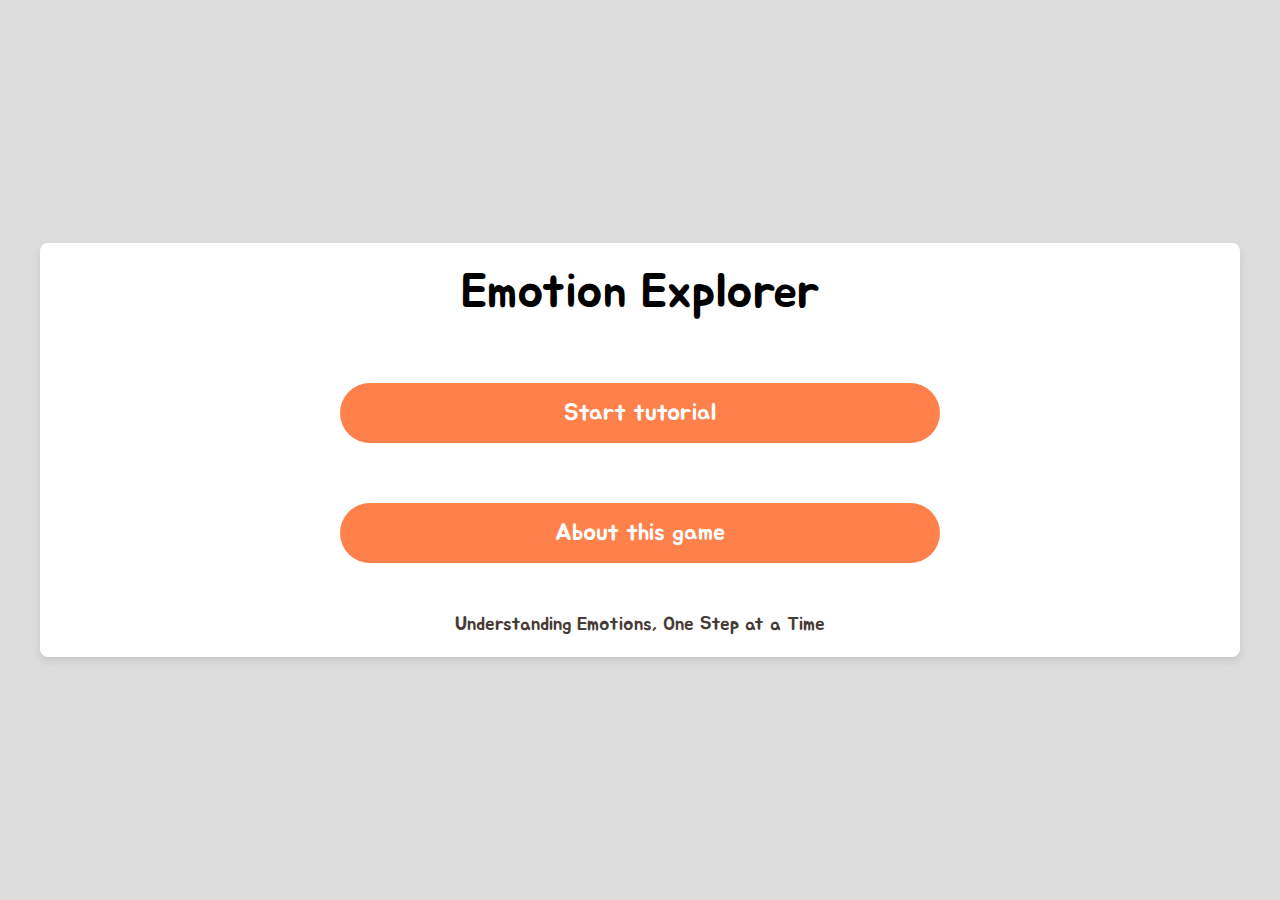
<file: index.html>
<!DOCTYPE html>
<html lang="en">

<head>
    <meta charset="UTF-8">
    <meta name="viewport" content="width=device-width, initial-scale=1.0">
    <title>Emotion Card Game</title>
    <link rel="stylesheet" href="./homePage/homePage.css">
    <link href="https://fonts.googleapis.com/css2?family=Jua&display=swap" rel="stylesheet">
</head>

<body>
    <div class="homepage-information-learning">
        <div class="background"></div>
        <div class="content">
            <div class="emotion-explorer">Emotion Explorer</div>
            <div class="group">
                <div class="rectangle-10"></div>
                <div id="start-tutorial" class="start-tutorial">Start tutorial</div>
            </div>
            <div class="group">
                <div class="rectangle-102"></div>
                <div id="about-this-game" class="about-this-game">About this game</div>
            </div>
            <div class="understanding-emotions-one-step-at-a-time">
                Understanding Emotions, One Step at a Time
            </div>
        </div>
    </div>
    <script src="./homePage/homePageScript.js"></script>
</body>

</html>
</file>
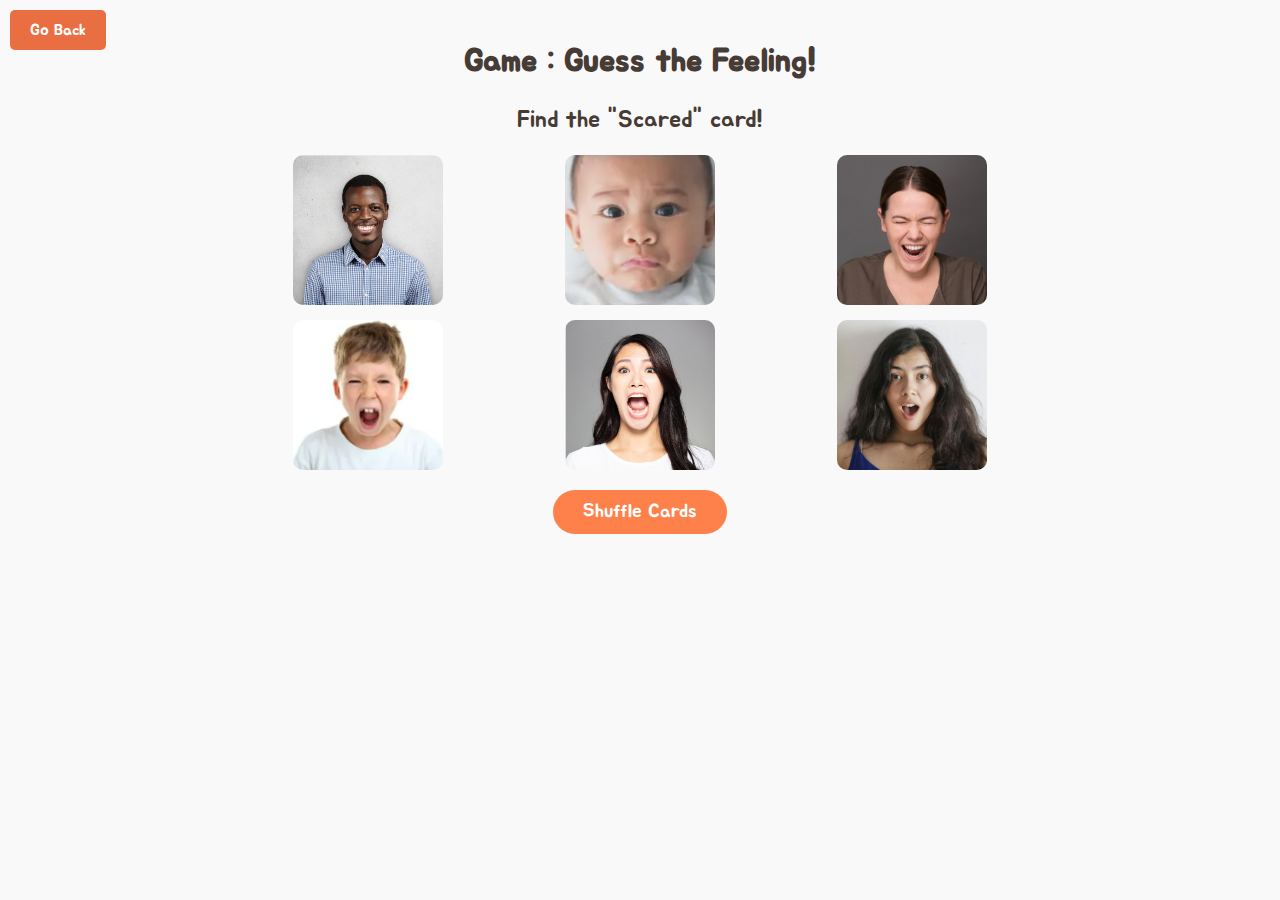
<file: cardsGame/cardsGame.html>
<!DOCTYPE html>
<html lang="en">

<head>
    <meta charset="UTF-8">
    <meta name="viewport" content="width=device-width, initial-scale=1.0">
    <title>Emotion Card Game</title>
    <link rel="stylesheet" href="./cardsGame.css">
    <link href="https://fonts.googleapis.com/css2?family=Jua&display=swap" rel="stylesheet">
</head>

<body>
    <button class="go-back-button">Go Back</button>
    <div class="container">
        <h1 class="main-title">Game : Guess the Feeling!</h1>
        <p class="subtitle">Which expression best represents anger?</p>

        <div class="images-grid">
            <img class="image" src="./emotions/angry.png" alt="Option 1">
            <img class="image" src="./emotions/excited.png" alt="Option 2">
            <img class="image" src="./emotions/happy.png" alt="Option 3">
            <img class="image" src="./emotions/sad.png" alt="Option 4">
            <img class="image" src="./emotions/scared.png" alt="Option 5">
            <img class="image" src="./emotions/surprised.png" alt="Option 6">
        </div>
        <button class="verify-button">Shuffle Cards</button>
    </div>
    <script src="./cardsGame.js"></script>
</body>

</html>
</file>
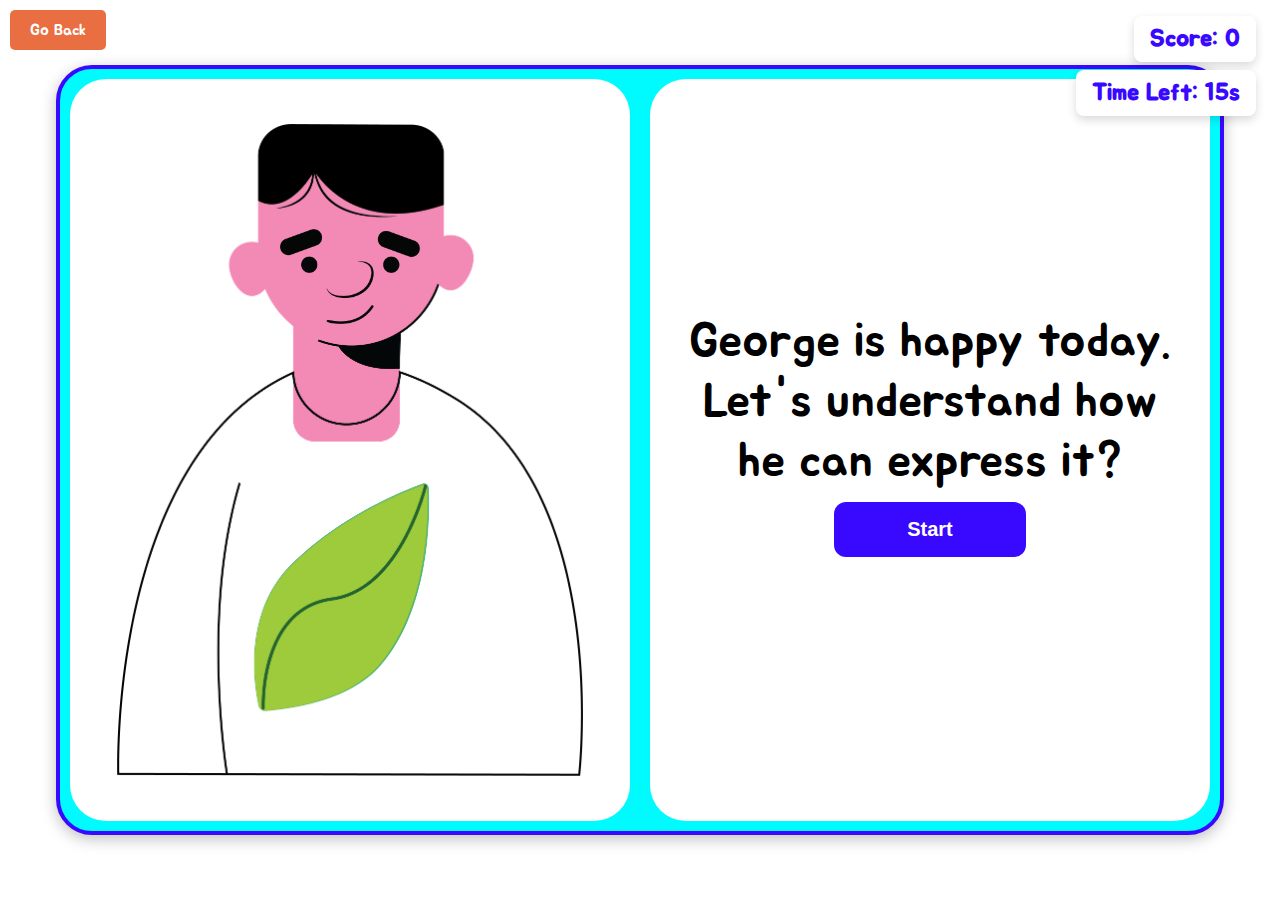
<file: dragAndDrop/game.html>
<!DOCTYPE html>
<html lang="en">

<head>
    <meta charset="UTF-8">
    <meta name="viewport" content="width=device-width, initial-scale=1.0">
    <title>Emotion Avatar Builder</title>
    <link rel="stylesheet" href="game.css">
    <link rel="preconnect" href="https://fonts.googleapis.com">
    <link rel="preconnect" href="https://fonts.gstatic.com" crossorigin>
    <link href="https://fonts.googleapis.com/css2?family=Jua&display=swap" rel="stylesheet">
</head>

<body>
    <button class="go-back-button">Go Back</button>
    <div class="game-container">
        <div class="left-box">
            <div class="avatar-display">
                <img id="face-base" src="images/base-face.png" alt="Base Face">
                <img id="eyes" src="images/eyes-neutral.png" alt="Eyes">
                <img id="nose" src="images/nose-neutral.png" alt="Nose">
                <img id="mouth" src="images/mouth-neutral.png" alt="Mouth">
            </div>

        </div>



        <div class="right-box">

            <div id="prompt-container">
                <div id="story-prompt" class="prompt-text">George is happy today. Let's understand how he can express
                    his happiness?</div>
                <button id="start-button" class="start-button">Start</button>
            </div>

            <div class="game-info">
                <p id="score">Score: 0</p>
                <p id="timer">Time Left: 15s</p>
            </div>
            <!-- Content for the right box (e.g., expression options) -->
            <div id="feature-buttons" style="display:none;">
                <button onclick="changeFeature('eyes')">Change Eyes</button>
                <button onclick="changeFeature('nose')">Change Nose</button>
                <button onclick="changeFeature('mouth')">Change Mouth</button>
                <button onclick="checkMatch()">Check Answer</button>
            </div>
        </div>

        <!-- Audio elements for sounds -->
        <audio id="correct-sound" src="Sounds/correct.wav"></audio>
        <audio id="incorrect-sound" src="Sounds/incorrect.wav"></audio>



    </div>



    <script src="game.js"></script>
</body>

</html>
</file>
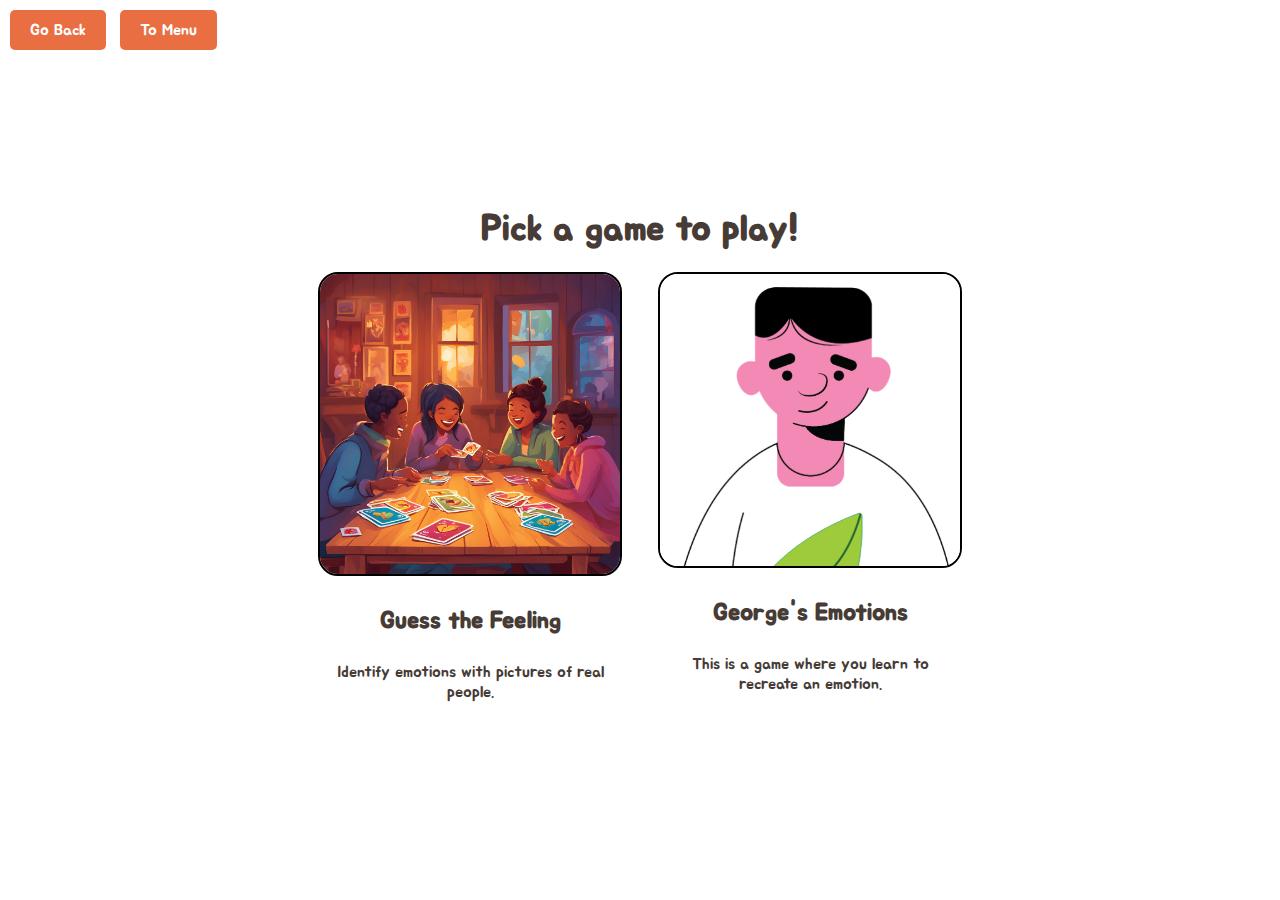
<file: selectPage/selectPage.html>
<!DOCTYPE html>
<html lang="en">

<head>
    <meta charset="UTF-8">
    <meta name="viewport" content="width=device-width, initial-scale=1.0">
    <title>Emotion Card Game</title>
    <link rel="stylesheet" href="./selectPage.css">
    <link href="https://fonts.googleapis.com/css2?family=Jua&display=swap" rel="stylesheet">
</head>

<body>
    <div class="container">
        <button class="go-back-button">Go Back</button>
        <button class="go-menu-button">To Menu</button>
        <h1 class="title">Pick a game to play!</h1>
        <div class="game-options">
            <div class="game">
                <img src="./assets/cardGame.png" alt="Guess the Feeling" class="game-image">
                <h2 class="game-title">Guess the Feeling</h2>
                <p class="game-description">Identify emotions with pictures of real people.</p>
            </div>
            <div class="game">
                <img src="./assets/potatoHeadGame.png" alt="Mr Potato Face" class="game-image">
                <h2 class="game-title">George's Emotions</h2>
                <p class="game-description">This is a game where you learn to recreate an emotion.</p>
            </div>
        </div>
    </div>
    <script src="./selectPage.js"></script>
</body>

</html>
</file>
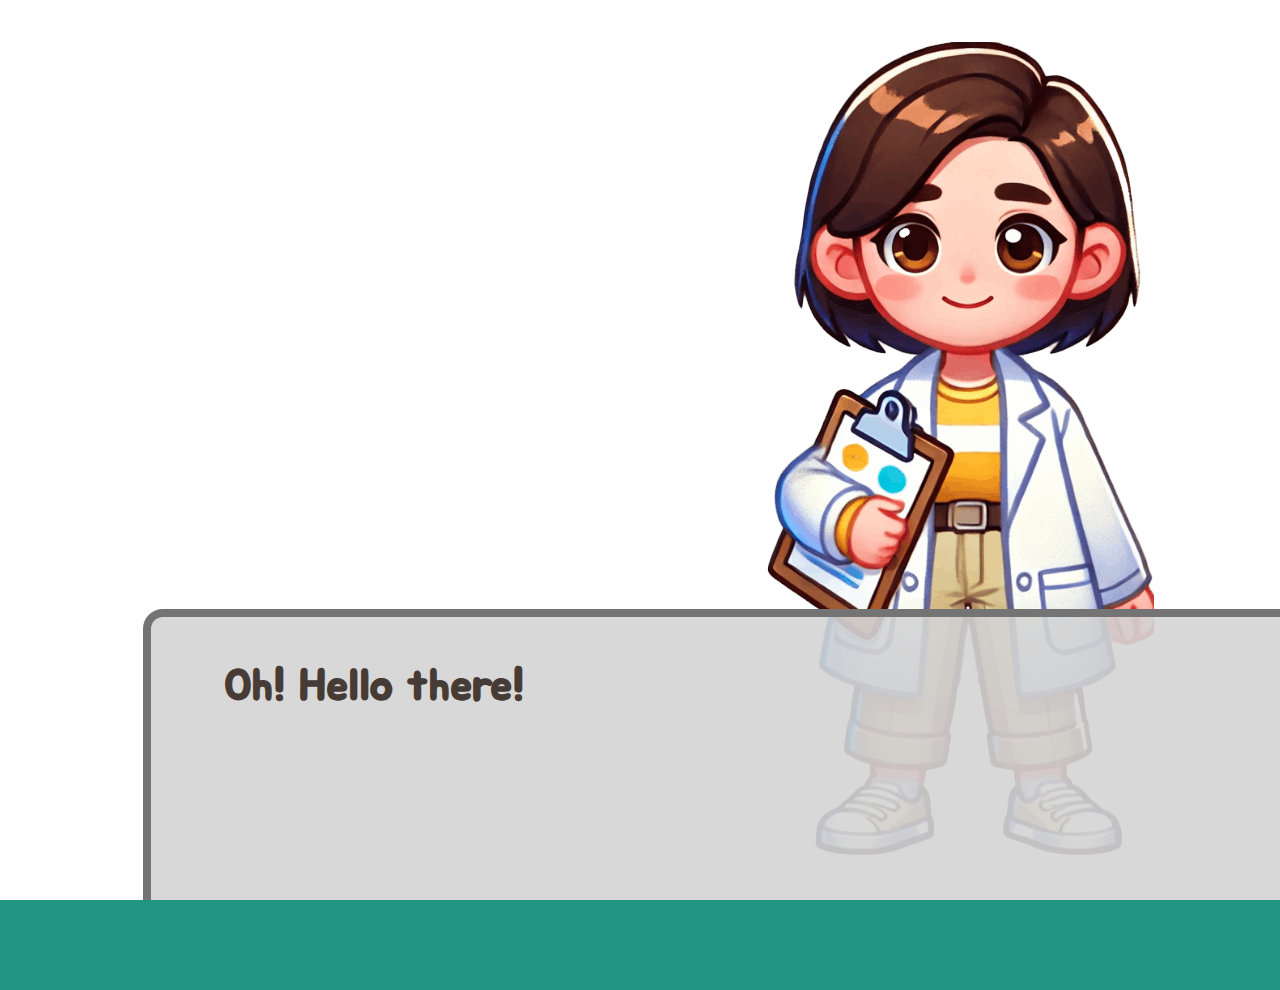
<file: tutorialPage/tutorialPage.html>
<!DOCTYPE html>
<html lang="en">

<head>
  <meta charset="UTF-8">
  <meta name="viewport" content="width=device-width, initial-scale=1.0">
  <title>Emotion Card Game</title>
  <link rel="stylesheet" href="./tutorialPage.css">
  <link href="https://fonts.googleapis.com/css2?family=Jua&display=swap" rel="stylesheet">
</head>

<body>
  <div class="homepage-information-learning">
    <div class="background"></div>
    <img class="placeholdercharaemo-1" src="./assets/person.png" />
    <div class="rectangle-17"></div>
    <img class="polygon-1" src="./assets/arrow.png" />
    <div class="oh-hello-there">Oh! Hello there!</div>
  </div>

  <script src="./tutorialPage.js"></script>
</body>
</html>
</file>
<file: cardsGame/cardsGame.css>
body {
    margin: 0;
    padding: 0;
    font-family: 'Jua', sans-serif;
    background-color: #f9f9f9;
    text-align: center;
}

.container {
    max-width: 800px;
    margin: auto;
    padding: 20px;
}

/* Title and Subtitle */
.main-title {
    font-size: 2rem;
    color: #473b36;
    margin-bottom: 10px;
}

.subtitle {
    font-size: 1.5rem;
    color: #473b36;
    margin-bottom: 20px;
}

.progress {
    font-size: 1rem;
    color: #00706d;
    background: rgba(131, 165, 154, 0.28);
    padding: 5px 15px;
    border-radius: 20px;
    display: inline-block;
    margin-bottom: 20px;
}

/* Images Grid */
.images-grid {
    display: grid;
    grid-template-columns: repeat(3, 1fr);
    gap: 15px;
    justify-content: center;
    justify-items: center;
    margin-bottom: 20px;
}

.image {
    width: 150px;
    height: 150px;
    border-radius: 10px;
    object-fit: cover;
    transition: transform 0.3s, box-shadow 0.3s;
    cursor: pointer;
}

.image:hover {
    transform: scale(1.05);
    box-shadow: 0 4px 10px rgba(0, 0, 0, 0.2);
}

.image.selected {
    border: 5px solid #fe814b;
    box-shadow: 0 4px 15px rgba(254, 129, 75, 0.3);
}

/* Button */
.verify-button {
    font-size: 1.2rem;
    color: #fff;
    background-color: #fe814b;
    padding: 10px 30px;
    border: none;
    border-radius: 30px;
    cursor: pointer;
    transition: background 0.3s;
    font-family: 'Jua', sans-serif;
}

.verify-button:hover {
    background-color: #e96e42;
}

.image {
    transition: border 0.3s ease;
    cursor: pointer;
}

.popup {
    position: fixed;
    top: 50%;
    left: 50%;
    transform: translate(-50%, -50%);
    background: rgba(255, 255, 255, 0.9);
    border-radius: 10px;
    box-shadow: 0px 4px 8px rgba(0, 0, 0, 0.2);
    padding: 20px;
    z-index: 1000;
    width: 300px;
    text-align: center;
}

.popup-content {
    display: flex;
    flex-direction: column;
    align-items: center;
}

.popup-content button {
    margin-top: 20px;
    background-color: #e96e42;
    color: white;
    border: none;
    padding: 10px 20px;
    border-radius: 5px;
    cursor: pointer;
    font-family: 'Jua', sans-serif;
}

.popup-content button:hover {
    background-color: #0056b3;
}

.images-grid {
    transition: opacity 0.3s ease;
}

.go-back-button {
    background-color: #e96e42;
    border: none;
    color: white;
    padding: 10px 20px;
    text-align: center;
    text-decoration: none;
    display: inline-block;
    font-size: 16px;
    font-family: 'Jua', sans-serif;
    border-radius: 5px;
    cursor: pointer;
    position: absolute;
    top: 10px;
    left: 10px;
    transition: background-color 0.3s ease;
}

.go-back-button:hover {
    background-color: #ee541b;
}
</file>
<file: dragAndDrop/game.css>
body {
    font-family: "Jua", sans-serif;
    display: flex;
    justify-content: center;
    align-items: center;
    width: 100vw;
    height: 100vh;
    margin: 0;
    background: #FFF;
}

.game-container {
    display: flex;
    width: 72.5rem;
    height: 47.625rem;
    border-radius: 2.25rem;
    border: 4px solid #3908ff;
    background: #00fbff;
    box-shadow: 0px 4px 15px rgba(0, 0, 0, 0.25);
}

/* Left and right box styling */
.left-box,
.right-box {
    flex: 0.5;
    background: #FFF;
    margin: 10px;
    display: flex;
    justify-content: center;
    align-items: center;
    padding: 2rem;
}

.left-box {
    border-radius: 2.25rem;

}

.right-box {
    flex-direction: column;
    border-radius: 2.25rem;

    gap: 1.5rem;
    text-align: center;
    /* Center content horizontally */
}

/* Right box button styling */
.right-box button {
    width: 12rem;
    padding: 1rem;
    font-size: 1.25rem;
    font-weight: bold;
    color: #FFF;
    background-color: #3908ff;
    border: none;
    border-radius: 0.75rem;
    cursor: pointer;
    transition: transform 0.2s ease, background-color 0.2s ease;
}

.right-box button:hover {
    background-color: #2805cc;
    transform: scale(1.05);

}

.right-box button:active {
    transform: scale(0.95);
}

.game-info {
    position: absolute;
    top: 1rem;
    right: 1.5rem;
    display: flex;
    flex-direction: column;
    align-items: flex-end;
    gap: 0.5rem;
}

/* Score and Timer text styling */
#score,
#timer {
    font-size: 1.5rem;
    font-weight: bold;
    color: #3908ff;
    background-color: #fff;
    padding: 0.5rem 1rem;
    border-radius: 0.5rem;
    box-shadow: 0px 4px 10px rgba(0, 0, 0, 0.15);
    margin: 0;
}

/* Prompt container styling */
#prompt-container {
    text-align: center;
    font-size: 3rem;
    margin-bottom: 2rem;
}

#feature-buttons {
    display: block;
    flex-direction: column;
    /* Arrange buttons vertically */
    align-items: center;
    gap: 3rem;
    /* Larger space between buttons */
    margin-top: 2rem;
    /* Add space above buttons */
}

#feature-buttons button {
    width: 14rem;
    /* Make buttons wider */
    padding: 1.25rem;
    /* Increase padding for height */
    font-size: 1.5rem;
    /* Larger text */
    font-weight: bold;
    color: white;
    background: linear-gradient(135deg, #6a11cb, #2575fc);
    /* Gradient background */
    border: none;
    border-radius: 1rem;
    /* Rounded corners */
    cursor: pointer;
    box-shadow: 0px 8px 15px rgba(0, 0, 0, 0.2);
    /* Shadow for depth */
    transition: transform 0.2s, box-shadow 0.2s, background-color 0.3s ease-in-out;
    margin-bottom: 2rem;
    /* Add additional margin below each button */
}

#feature-buttons button:hover {
    background: linear-gradient(135deg, #2575fc, #6a11cb);
    /* Reverse gradient on hover */
    transform: scale(0.9);
    /* Slightly increase size */
    box-shadow: 0px 12px 20px rgba(0, 0, 0, 0.3);
    /* Enhanced shadow */
}

#feature-buttons button:active {
    transform: scale(0.98);
    /* Slightly reduce size on click */
    box-shadow: 0px 6px 12px rgba(0, 0, 0, 0.2);
    /* Reduced shadow on click */
}

/* Avatar display container */
.avatar-display {
    position: relative;
    display: flex;
    justify-content: center;
    align-items: center;
    width: 90%;
    height: 90%;
    border-radius: 15px;
    background-color: #FFF;
    padding: 10px;
}

/* Base face styling */
#face-base {
    position: absolute;
    width: 100%;
    height: auto;
}

/* Feature positions (adjust based on the alignment with base face) */
#eyes {
    position: absolute;
    top: 15%;
    left: 50%;
    transform: translateX(-50%);
    width: 30%;
}

#nose {
    position: absolute;
    top: 20%;
    left: 50%;
    transform: translateX(-50%);
    width: 10%;
}

#mouth {
    position: absolute;
    top: 27%;
    left: 50%;
    transform: translateX(-50%);
    width: 10%;
}

.go-back-button {
    background-color: #e96e42;
    border: none;
    color: white;
    padding: 10px 20px;
    text-align: center;
    text-decoration: none;
    display: inline-block;
    font-size: 16px;
    font-family: 'Jua', sans-serif;
    border-radius: 5px;
    cursor: pointer;
    position: absolute;
    top: 10px;
    left: 10px;
    transition: background-color 0.3s ease;
}
</file>
<file: selectPage/selectPage.css>
/* General Styles */
body {
    margin: 0;
    font-family: 'Jua', sans-serif;
    background-color: #ffffff;
    display: flex;
    justify-content: center;
    align-items: center;
    height: 100vh;
}

.container {
    text-align: center;
    padding: 20px;
}

.title {
    font-size: 36px;
    color: #473b36;
    margin-bottom: 20px;
}

/* Game Options */
.game-options {
    display: flex;
    justify-content: center;
    gap: 40px;
}

.game {
    display: flex;
    flex-direction: column;
    align-items: center;
    max-width: 300px;
    text-align: center;
}

.game-image {
    border-radius: 20px;
    width: 100%;
    height: auto;
    object-fit: cover;
    margin-bottom: 10px;
    border-color: black;
    border-width: 2px;
    border-style: solid;
}


.game-title {
    font-size: 24px;
    color: #473b36;
    margin-bottom: 10px;
}

.game-description {
    font-size: 16px;
    color: #473b36;
}

.go-back-button {
    background-color: #e96e42;
    color: white;
    border: none;
    padding: 10px 20px;
    text-align: center;
    text-decoration: none;
    display: inline-block;
    font-size: 16px;
    font-family: 'Jua', sans-serif;
    border-radius: 5px;
    cursor: pointer;
    position: absolute;
    top: 10px;
    left: 10px;
    transition: background-color 0.3s ease;
}

.go-menu-button {
    background-color: #e96e42;
    border: none;
    color: white;
    padding: 10px 20px;
    text-align: center;
    text-decoration: none;
    display: inline-block;
    font-size: 16px;
    font-family: 'Jua', sans-serif;
    border-radius: 5px;
    cursor: pointer;
    position: absolute;
    top: 10px;
    left: 120px;
    transition: background-color 0.3s ease;
}

.go-back-button:hover,
.go-menu-button:hover {
    background-color: #ee541b;
}
</file>
<file: tutorialPage/tutorialPage.css>
html,
body {
  margin: 0;
  padding: 0;
  width: 100%;
  height: 100%;
  overflow: hidden;
}

body {
  background: #239683;
  display: flex;
  justify-content: center;
  align-items: center;
}

.homepage-information-learning {
  position: relative;
  width: 1920px;
  height: 1080px;
  overflow: hidden;
  background: #ffffff;
}

/* Background */
.background {
  background: #dddddd;
  position: absolute;
  top: 0;
  left: 0;
  width: 100%;
  height: 100%;
  z-index: -1;
}

/* Centered Image */
.image-4 {
  position: absolute;
  width: 35%;
  height: auto;
  top: 50%;
  left: 50%;
  transform: translate(-50%, -50%);
}

/* Placeholder Character */
.placeholdercharaemo-1 {
  width: 388px;
  height: 817px;
  position: absolute;
  left: 766px;
  top: 132px;
  object-fit: cover;
}

/* Rectangle */
.rectangle-17 {
  background: rgba(212, 212, 212, 0.9);
  border-radius: 20px;
  border-style: solid;
  border-color: #747474;
  border-width: 8px;
  width: 1642px;
  height: 310px;
  position: absolute;
  left: 143px;
  top: 699px;
}

/* Polygon */
.polygon-1 {
  width: 90px;
  height: 90px;
  position: absolute;
  left: 1711px;
  top: 961px;
  transform: translate(-80.32px, -67.5px);
  background: #747474;
  clip-path: polygon(50% 100%, 0% 0%, 100% 0%);
}

.oh-hello-there {
  color: #473b36;
  text-align: left;
  font-family: 'Jua', sans-serif;
  font-size: 44px;
  font-weight: 600;
  position: absolute;
  left: 224px;
  top: 750px;
}
</file>
<file: homePage/homePage.css>
/* Reset styles for consistency */
* {
    margin: 0;
    padding: 0;
    box-sizing: border-box;
}

body {
    display: flex;
    justify-content: center;
    align-items: center;
    min-height: 100vh;
    background: #dddddd;
    /* Background color for the body */
    font-family: 'Jua', sans-serif;
}

/* Container for the whole page */
.homepage-information-learning {
    position: relative;
    width: 100%;
    max-width: 1200px;
    /* Limit the width for large screens */
    background: #ffffff;
    border-radius: 8px;
    box-shadow: 0 4px 8px rgba(0, 0, 0, 0.1);
    overflow: hidden;
    text-align: center;
    padding: 20px;
}

/* Full-screen background */
.background {
    position: absolute;
    top: 0;
    left: 0;
    width: 100%;
    height: 100%;
    z-index: -1;
    background: #dddddd;
}

/* Content section */
.content {
    display: flex;
    flex-direction: column;
    align-items: center;
    gap: 20px;
}

/* Title styling */
.emotion-explorer {
    font-size: 3rem;
    color: #000000;
    margin-bottom: 20px;
}

/* Button groups */
.group {
    position: relative;
    width: 100%;
    max-width: 600px;
    margin: 20px 0;
}

.rectangle-10,
.rectangle-102 {
    width: 100%;
    height: 60px;
    border-radius: 50px;
    background: #fe814b;
}

.start-tutorial,
.about-this-game {
    position: absolute;
    top: 50%;
    left: 50%;
    transform: translate(-50%, -50%);
    font-size: 1.5rem;
    color: #ffffff;
}

/* Subtitle */
.understanding-emotions-one-step-at-a-time {
    font-size: 1.2rem;
    color: #473b36;
    margin-top: 10px;
}
</file>
